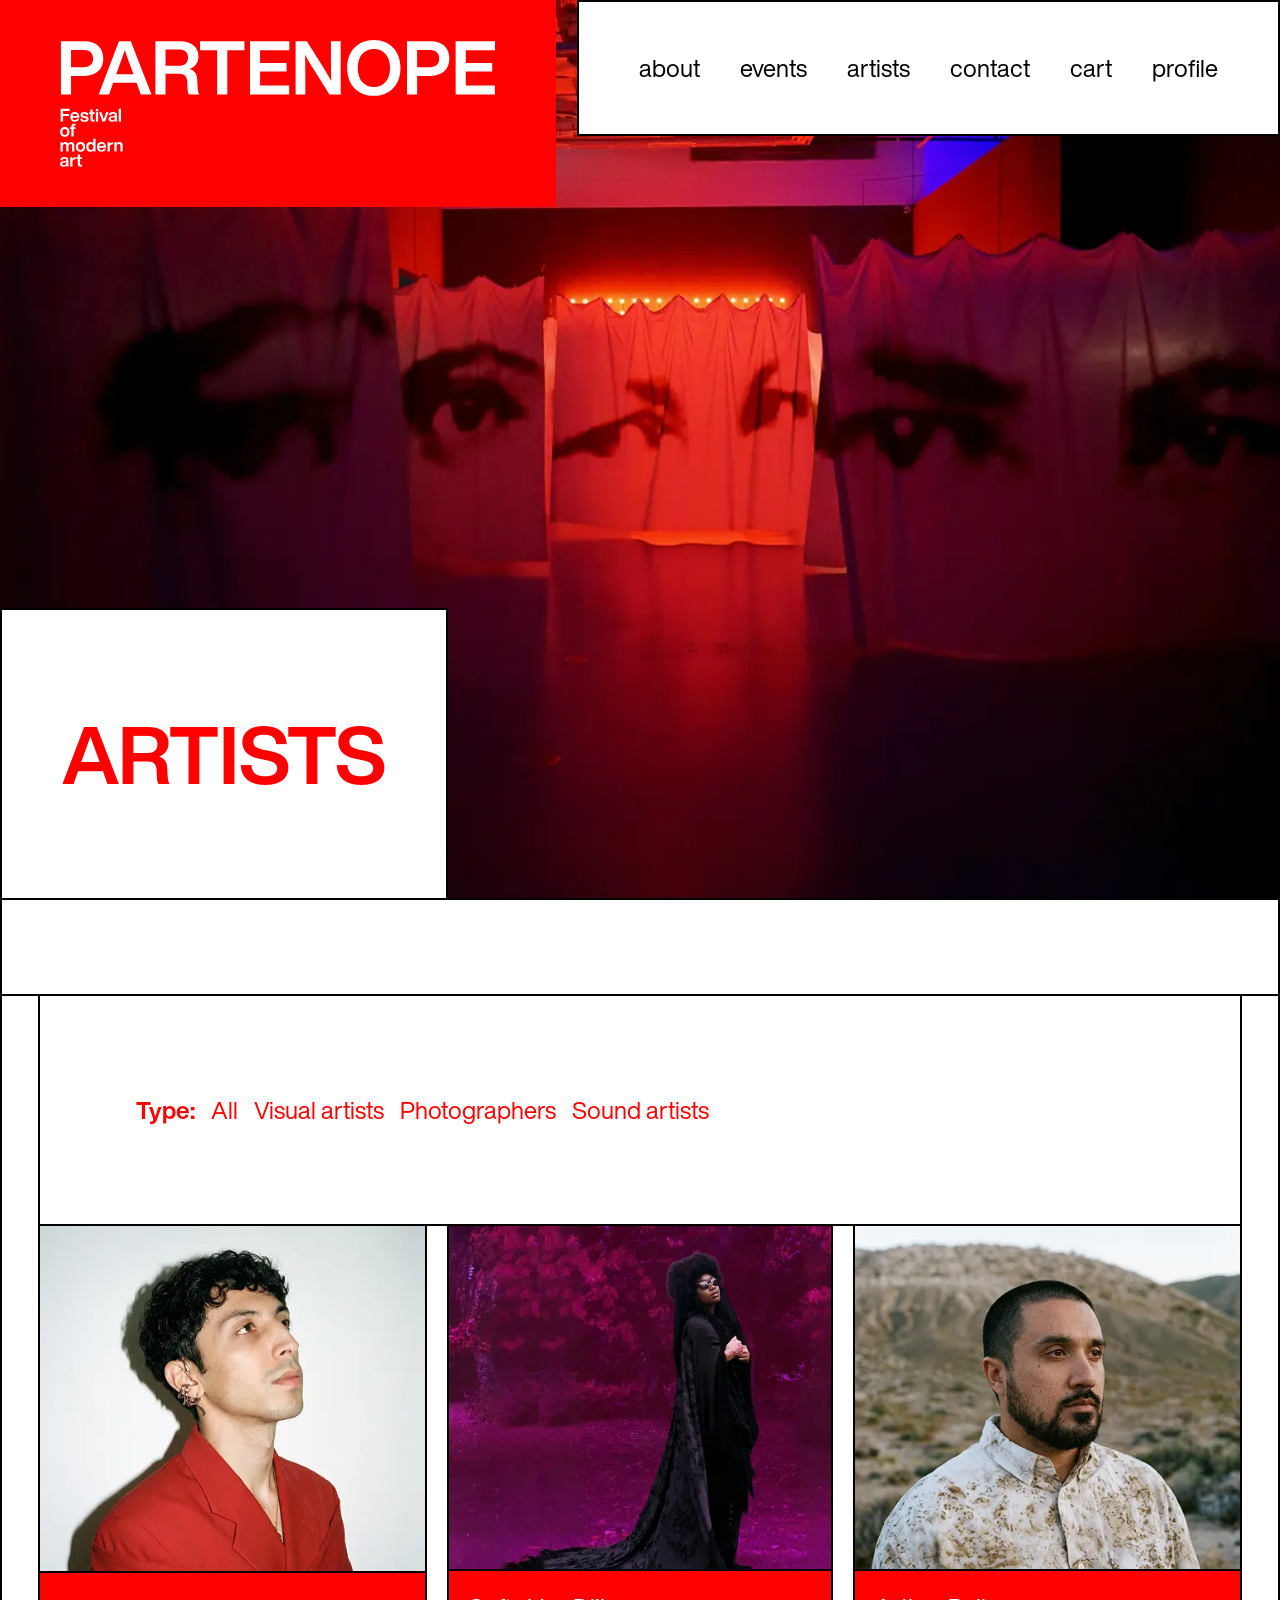
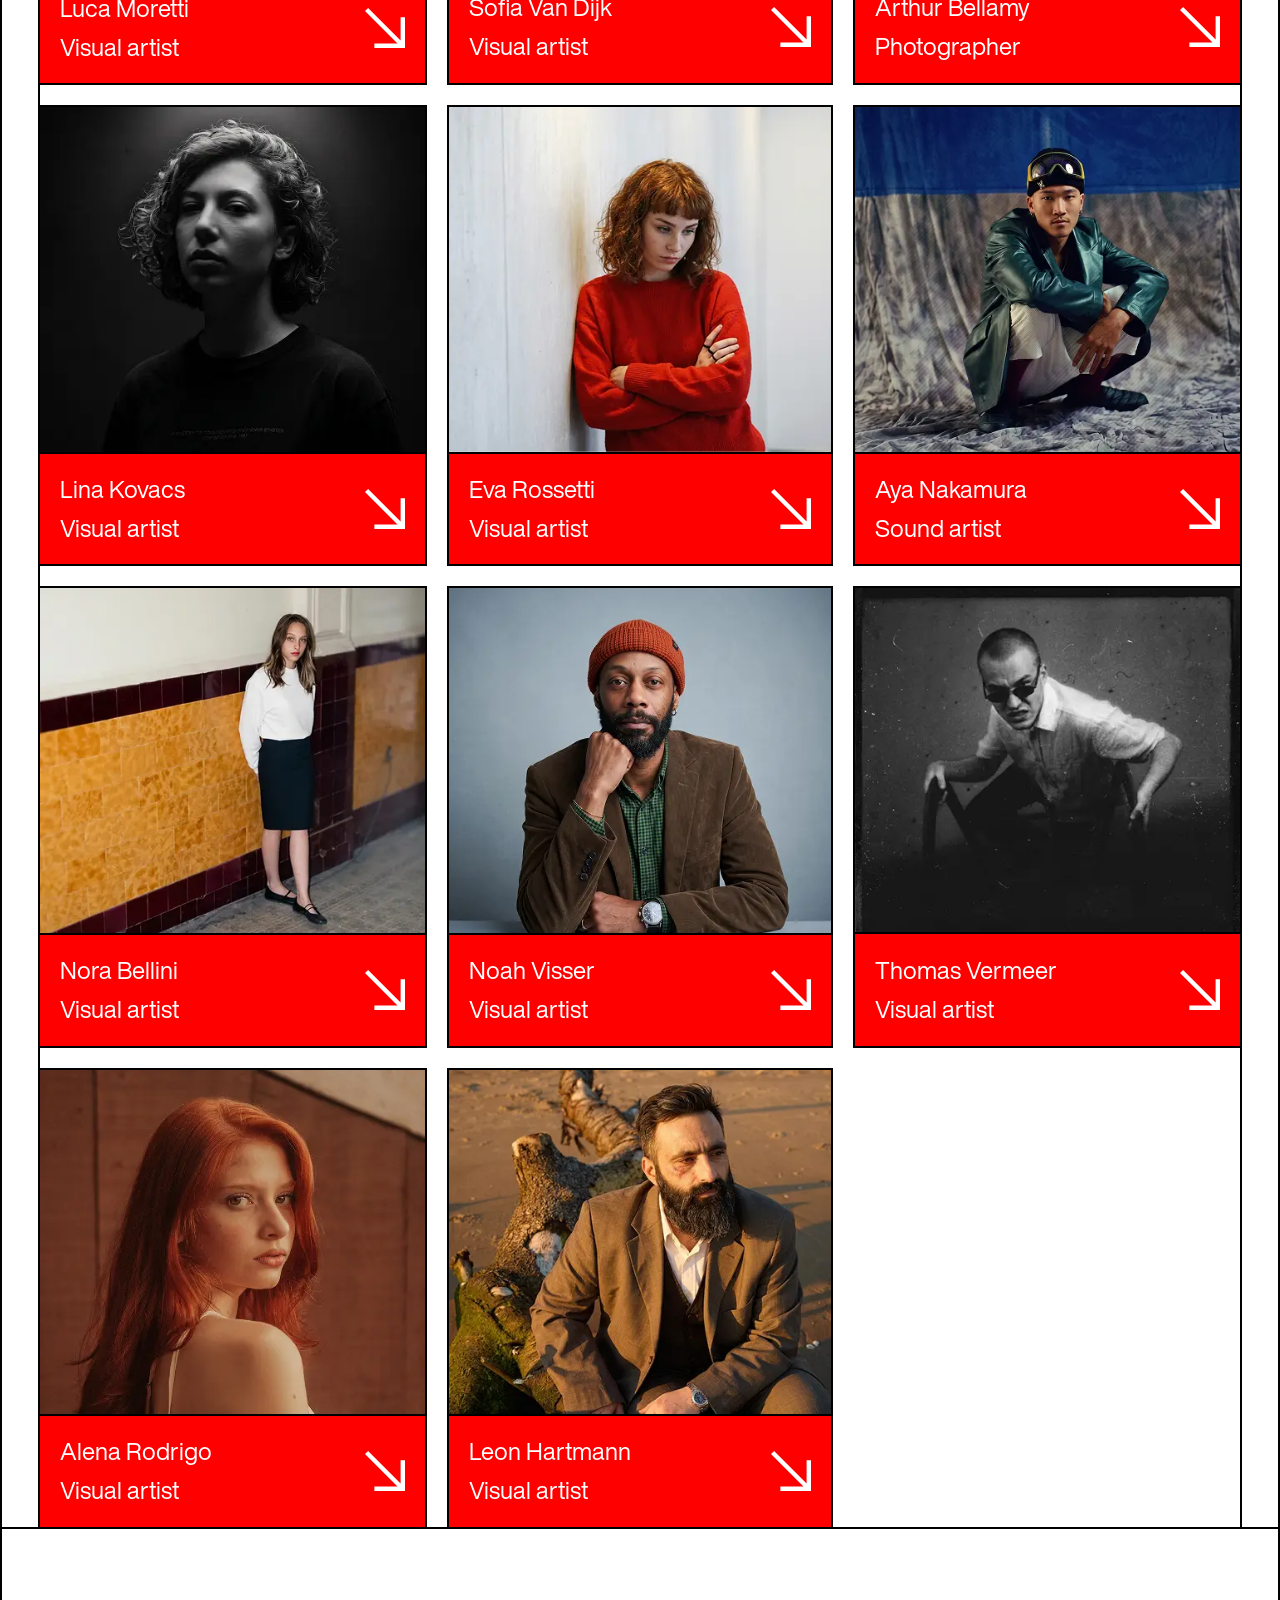
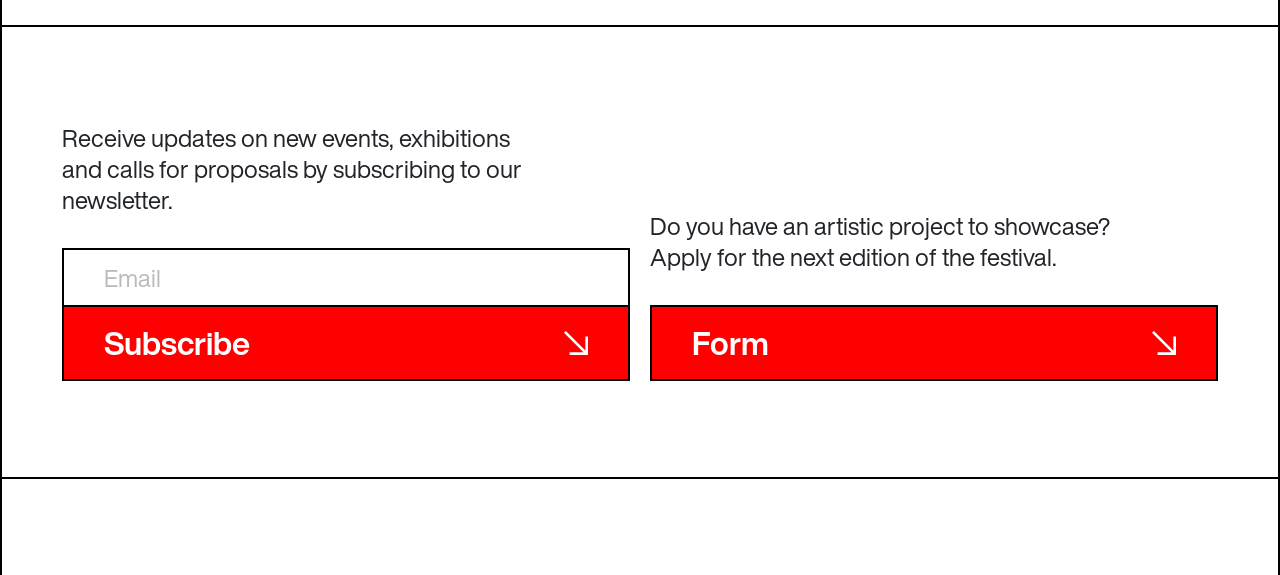
<file: artists.html>
<!DOCTYPE html>
<html lang="en">

<head>
    <meta charset="UTF-8">
    <meta name="viewport" content="width=device-width, initial-scale=1.0">

    <title>Partenope - Festival art</title>

    <link href="https://cdn.jsdelivr.net/npm/bootstrap@5.3.8/dist/css/bootstrap.min.css" rel="stylesheet"
        integrity="sha384-sRIl4kxILFvY47J16cr9ZwB07vP4J8+LH7qKQnuqkuIAvNWLzeN8tE5YBujZqJLB" crossorigin="anonymous">

    <link rel="stylesheet" href="main.css">
</head>

<body>

    <!-- HEADER -->
    <header>
        <nav class="position-absolute top-0 start-0 w-100">
            <div class="d-flex justify-content-between">

                <div class="logo d-flex align-items-center justify-content-center"
                    onclick="window.location.href='index.html'">
                    <img src="img/logo-desk.svg" alt="">
                </div>

                <div id="voci" class="bg-body">
                    <ul class="list-unstyled d-flex m-0">
                        <li><a href="about.html">about</a></li>
                        <li><a href="events.html">events</a></li>
                        <li><a href="#">artists</a></li>
                        <li><a href="contact.html">contact</a></li>
                        <li><a href="">cart</a></li>
                        <li><a href="">profile</a></li>
                    </ul>
                </div>

            </div>
        </nav>
    </header>


    <main>

        <!-- hero -->
        <section id="heroArtists">

            <div>
                <h1>ARTISTS</h1>
            </div>

        </section>

        <div class="divisore" style="border-bottom: 2px solid black;"></div>

        <!-- ARTISTS -->
        <section id="quattro" class="unoArtisti">

            <div id="contenitoreArtisti" class="d-flex position-relative">
                <div class="bordoEventsSx"></div>
                <div class="d-flex flex-column w-100">
                    <div class="contFiltri">
                        <div class="filtri d-flex">
                            <div class="d-flex">
                                <span class="titoloFiltro">Type:</span>
                                <span class="">All</span>
                                <span class="">Visual artists</span>
                                <span class="">Photographers</span>
                                <span class="">Sound artists</span>
                            </div>
                        </div>
                    </div>
                    <div class="d-flex flex-wrap" id="mainArtisti">
                        
                    </div>
                </div>
                <div class="bordoEventsDx"></div>
            </div>
        </section>

        <div class="divisore"></div>

        <section id="sei">
            <form action="" class="d-flex align-items-end justify-content-between">
                <div class="d-flex flex-column w-100">
                    <p>Receive updates on new events, exhibitions <br>
                        and calls for proposals by subscribing to our newsletter.</p>
                    <input type="email" placeholder="Email">
                    <button type="submit" class="d-flex align-items-center justify-content-between">Subscribe <img
                            src="img/arrow.svg" alt=""></button>
                </div>
                <div class="d-flex flex-column w-100">
                    <p>Do you have an artistic project to showcase? <br>
                        Apply for the next edition of the festival.</p>
                    <button type="submit" class="d-flex align-items-center justify-content-between">Form <img
                            src="img/arrow.svg" alt=""></button>
                </div>
            </form>
        </section>
        <div class="divisore"></div>


    </main>


    <footer></footer>


    <!-- js -->
    <script src="index.js"></script>

</body>

</html>
</file>
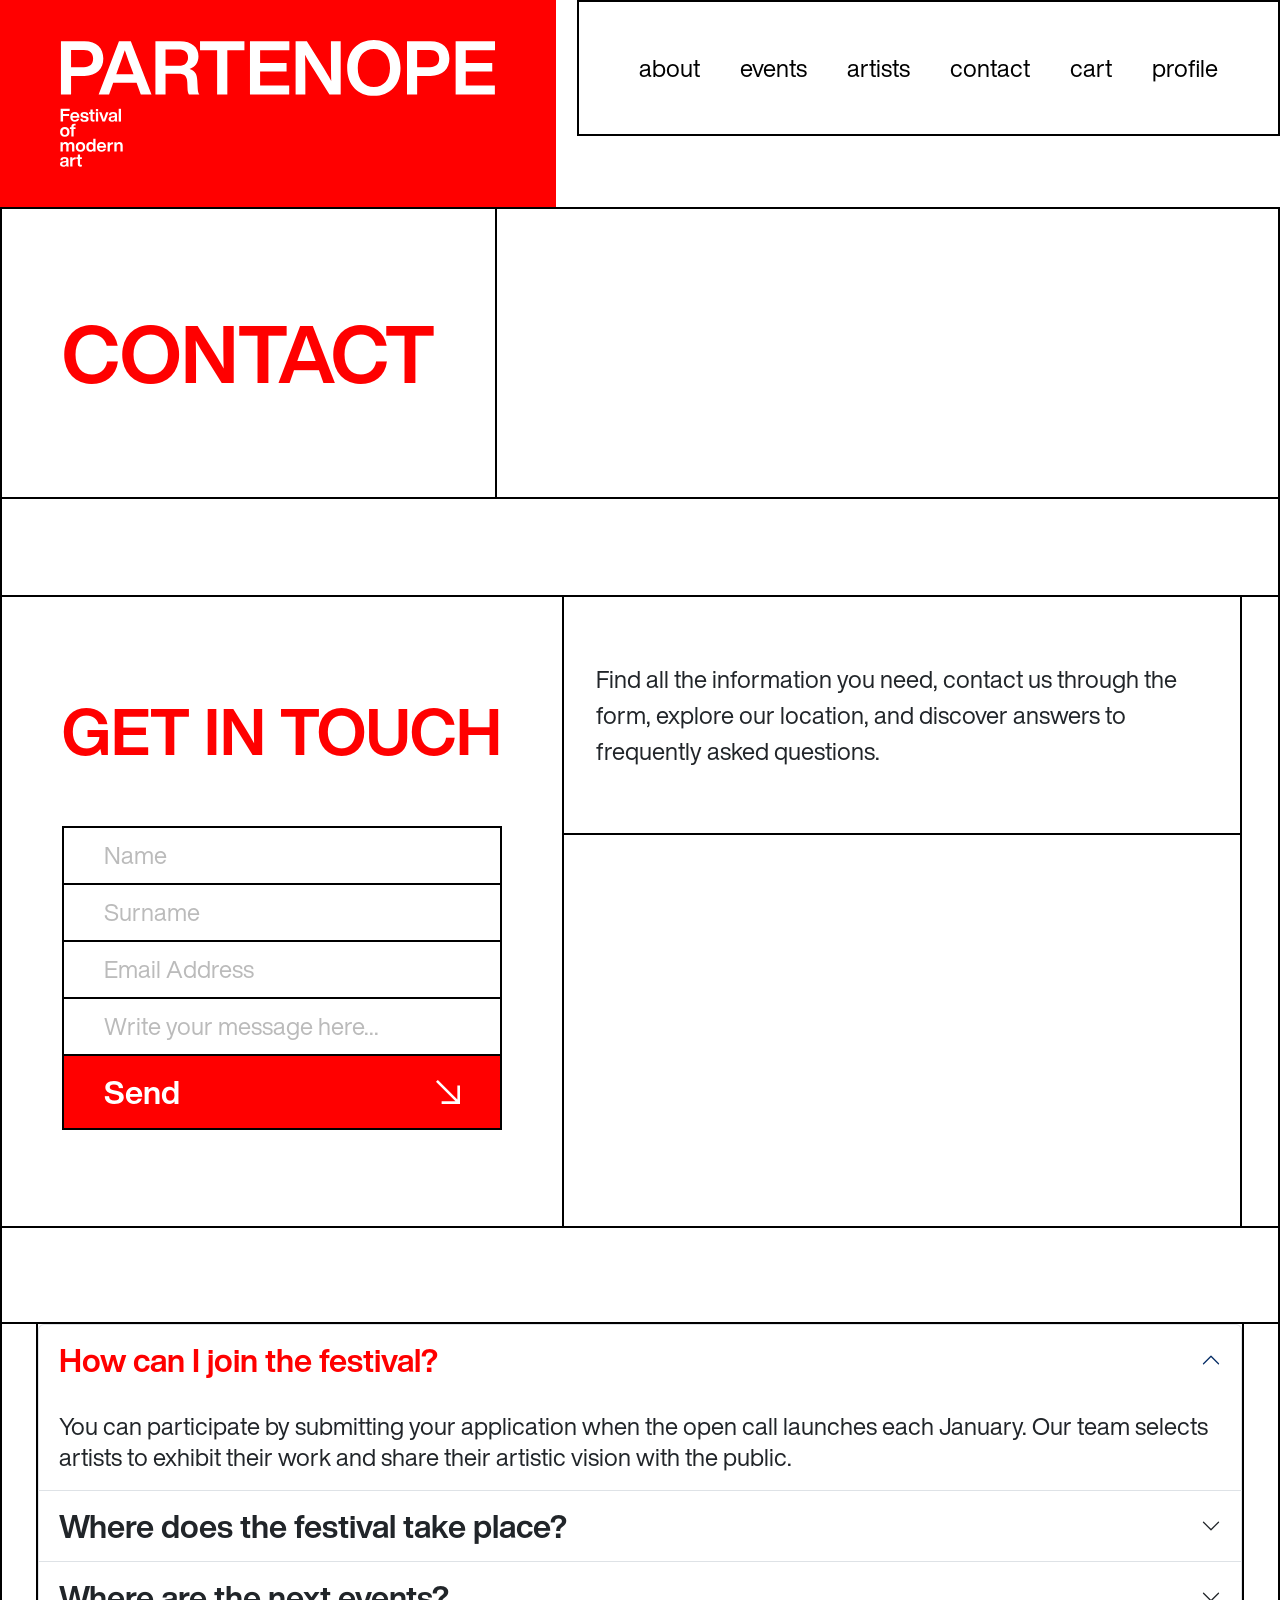
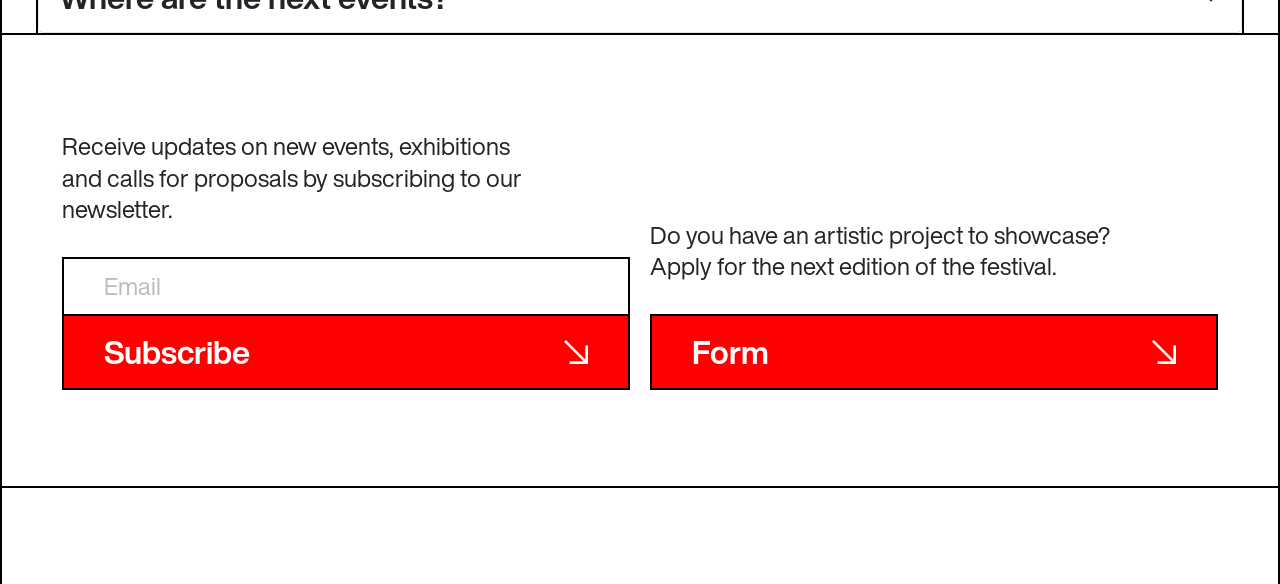
<file: contact.html>
<!DOCTYPE html>
<html lang="en">

<head>
    <meta charset="UTF-8">
    <meta name="viewport" content="width=device-width, initial-scale=1.0">

    <title>Partenope - Festival art</title>

    <link href="https://cdn.jsdelivr.net/npm/bootstrap@5.3.8/dist/css/bootstrap.min.css" rel="stylesheet"
        integrity="sha384-sRIl4kxILFvY47J16cr9ZwB07vP4J8+LH7qKQnuqkuIAvNWLzeN8tE5YBujZqJLB" crossorigin="anonymous">

    <link rel="stylesheet" href="main.css">
</head>

<body>

    <!-- HEADER -->
    <header>
        <nav>
            <div class="d-flex justify-content-between">

                <div class="logo d-flex align-items-center justify-content-center"
                    onclick="window.location.href='index.html'">
                    <img src="img/logo-desk.svg" alt="">
                </div>

                <div id="voci" class="bg-body">
                    <ul class="list-unstyled d-flex m-0">
                        <li><a href="about.html">about</a></li>
                        <li><a href="events.html">events</a></li>
                        <li><a href="artists.html">artists</a></li>
                        <li><a href="#">contact</a></li>
                        <li><a href="">cart</a></li>
                        <li><a href="">profile</a></li>
                    </ul>
                </div>

            </div>
        </nav>
    </header>


    <main>

        <!-- hero -->
        <section id="heroContact">

            <div class="d-flex">
                <div>
                    <h1>CONTACT</h1>
                </div>
                <div>

                </div>
            </div>

        </section>

        <div class="divisore"></div>

        <section>
            <div class="d-flex position-relative">
                <div id="zonaForm">
                    <div>
                        <h2>GET IN TOUCH</h2>
                        <form class="d-flex flex-column gap-0">
                            <input type="text" name="" id="" placeholder="Name">
                            <input type="text" name="" id="" placeholder="Surname">
                            <input type="email" name="" id="" placeholder="Email Address">
                            <input type="text" name="" id="" placeholder="Write your message here...">
                            <button type="submit" class="d-flex align-items-center justify-content-between">Send <img
                                    src="img/arrow.svg" alt=""></button>
                        </form>
                    </div>
                </div>

                <div id="zonaMappa" class="d-flex flex-column justify-content-center align-items-center">
                    <div>
                        <p>Find all the information you need, contact us through the form, explore our location, and
                            discover answers to frequently asked questions.</p>
                    </div>
                    <div id="mappa">
                        <iframe
                            src="https://www.google.com/maps/embed?pb=!1m18!1m12!1m3!1d361.10351545353325!2d4.897625698744594!3d52.37413928249336!2m3!1f0!2f0!3f0!3m2!1i1024!2i768!4f13.1!3m3!1m2!1s0x47c609b8ed78bfad%3A0x470dd428936937fe!2sOudekerksplein%2C%201012%20HA%20Amsterdam%2C%20Paesi%20Bassi!5e0!3m2!1sit!2sit!4v1791121672703!5m2!1sit!2sit"
                            width="600" height="450" style="border:0;" allowfullscreen="" loading="lazy"
                            referrerpolicy="strict-origin-when-cross-origin"></iframe>
                    </div>
                </div>

                <div class="bordoDestraMappa"></div>
            </div>
        </section>

        <div class="divisore" style="border-top: 2px solid black;"></div>

        <section id="faq">
            <div class="d-flex" id="contFaq">
                <div class="accordion d-flex" id="accordionExample">
                    <div class="bordo"></div>
                    <div class="d-flex flex-column w-100">
                        <div class="accordion-item">
                            <h2 class="accordion-header">
                                <button class="accordion-button" type="button" data-bs-toggle="collapse"
                                    data-bs-target="#collapseOne" aria-expanded="true" aria-controls="collapseOne">
                                    How can I join the festival?
                                </button>
                            </h2>
                            <div id="collapseOne" class="accordion-collapse collapse show"
                                data-bs-parent="#accordionExample">
                                <div class="accordion-body">
                                    You can participate by submitting your application when the open call launches each
                                    January. Our team selects artists to exhibit their work and share their artistic
                                    vision with the public.
                                </div>
                            </div>
                        </div>
                        <div class="accordion-item">
                            <h2 class="accordion-header">
                                <button class="accordion-button collapsed" type="button" data-bs-toggle="collapse"
                                    data-bs-target="#collapseTwo" aria-expanded="false" aria-controls="collapseTwo">
                                    Where does the festival take place?
                                </button>
                            </h2>
                            <div id="collapseTwo" class="accordion-collapse collapse"
                                data-bs-parent="#accordionExample">
                                <div class="accordion-body">
                                    The festival takes place in Amsterdam, at the historic Oude Kerk, located at Oude
                                    Kerksplein, one of the city’s most iconic cultural landmarks, surrounded by a
                                    vibrant atmosphere.
                                </div>
                            </div>
                        </div>
                        <div class="accordion-item">
                            <h2 class="accordion-header">
                                <button class="accordion-button collapsed" type="button" data-bs-toggle="collapse"
                                    data-bs-target="#collapseThree" aria-expanded="false" aria-controls="collapseThree">
                                    Where are the next events?
                                </button>
                            </h2>
                            <div id="collapseThree" class="accordion-collapse collapse"
                                data-bs-parent="#accordionExample">
                                <div class="accordion-body">
                                    The events will always take place near Amsterdam’s historic Oude Kerk, located on
                                    Oude Kerksplein, in the heart of the city center, surrounded by its lively cultural
                                    atmosphere.
                                </div>
                            </div>
                        </div>
                    </div>
                    <div class="bordo"></div>
                </div>
            </div>
        </section>

        <section id="sei">
            <form action="" class="d-flex align-items-end justify-content-between">
                <div class="d-flex flex-column w-100">
                    <p>Receive updates on new events, exhibitions <br>
                        and calls for proposals by subscribing to our newsletter.</p>
                    <input type="email" placeholder="Email">
                    <button type="submit" class="d-flex align-items-center justify-content-between">Subscribe <img
                            src="img/arrow.svg" alt=""></button>
                </div>
                <div class="d-flex flex-column w-100">
                    <p>Do you have an artistic project to showcase? <br>
                        Apply for the next edition of the festival.</p>
                    <button type="submit" class="d-flex align-items-center justify-content-between">Form <img
                            src="img/arrow.svg" alt=""></button>
                </div>
            </form>
        </section>
        <div class="divisore"></div>


    </main>


    <footer></footer>


    <!-- js -->
    <script src="index.js"></script>
    <script src="https://cdn.jsdelivr.net/npm/bootstrap@5.3.8/dist/js/bootstrap.bundle.min.js"
        integrity="sha384-FKyoEForCGlyvwx9Hj09JcYn3nv7wiPVlz7YYwJrWVcXK/BmnVDxM+D2scQbITxI"
        crossorigin="anonymous"></script>

</body>

</html>
</file>
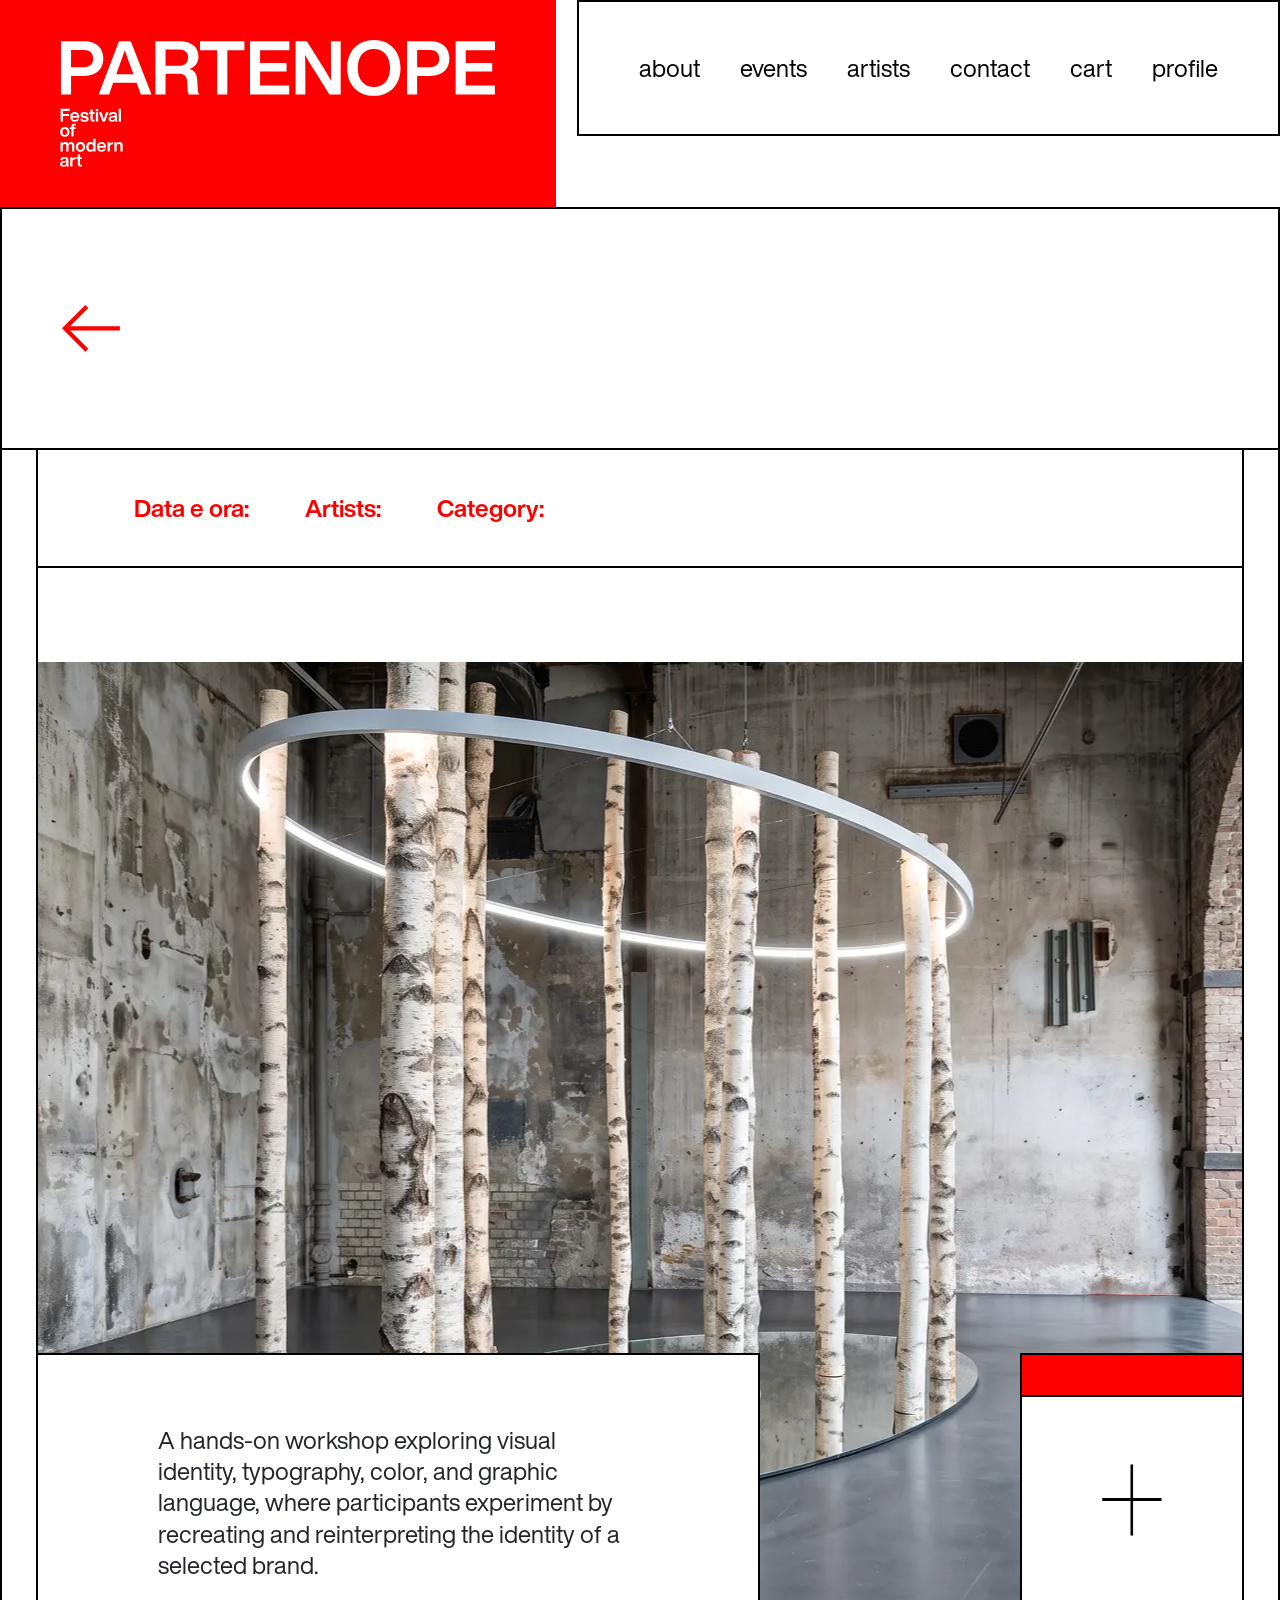
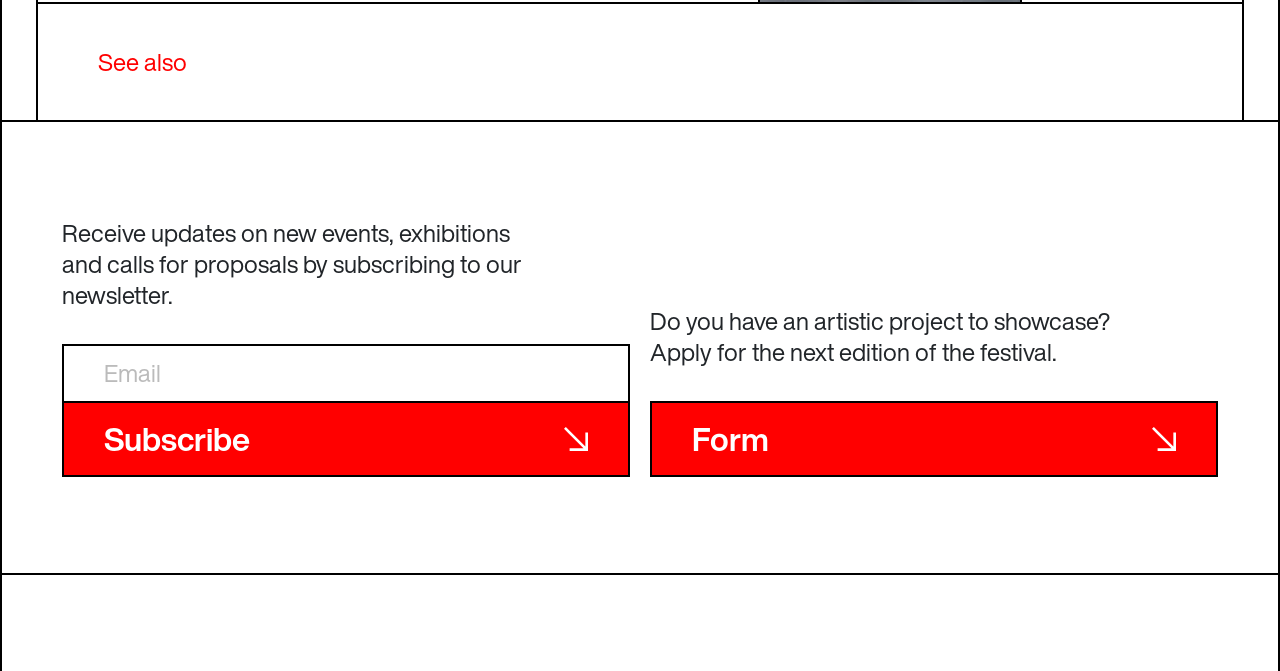
<file: event.html>
<!DOCTYPE html>
<html lang="en">

<head>
    <meta charset="UTF-8">
    <meta name="viewport" content="width=device-width, initial-scale=1.0">

    <title>Partenope - Festival art</title>

    <link href="https://cdn.jsdelivr.net/npm/bootstrap@5.3.8/dist/css/bootstrap.min.css" rel="stylesheet"
        integrity="sha384-sRIl4kxILFvY47J16cr9ZwB07vP4J8+LH7qKQnuqkuIAvNWLzeN8tE5YBujZqJLB" crossorigin="anonymous">

    <link rel="stylesheet" href="main.css">
</head>

<body>

    <!-- HEADER -->
    <header>
        <nav>
            <div class="d-flex justify-content-between">

                <div class="logo d-flex align-items-center justify-content-center"
                    onclick="window.location.href='index.html'">
                    <img src="img/logo-desk.svg" alt="">
                </div>

                <div id="voci" class="bg-body">
                    <ul class="list-unstyled d-flex m-0">
                        <li><a href="about.html">about</a></li>
                        <li><a href="events.html">events</a></li>
                        <li><a href="#">artists</a></li>
                        <li><a href="contact.html">contact</a></li>
                        <li><a href="">cart</a></li>
                        <li><a href="">profile</a></li>
                    </ul>
                </div>

            </div>
        </nav>
    </header>


    <main>

        <!-- hero -->
        <section id="heroSchedaEvento">
            <div class="d-flex align-items-center gap-3">
                <div><img src="img/back_arrow.svg" alt=""></div>
                <div>
                    <h1 id="eventTitle"></h1>
                </div>
            </div>
        </section>

        <section id="schedaEvento">

            <div class="d-flex">
                <div class="bordoSinistraScheda"></div>
                <div class="d-flex flex-column w-100">
                    <div class="contFiltri">
                        <div class="filtri d-flex">
                            <div class="d-flex">
                                <span class="titoloFiltro">Data e ora:</span>
                                <span id="eventDateTime"></span>
                            </div>
                            <div class="d-flex">
                                <span class="titoloFiltro">Artists:</span>
                                <span id="artista"></span>
                            </div>
                            <div class="d-flex">
                                <span class="titoloFiltro">Category:</span>
                                <span id="cat"></span>
                            </div>
                        </div>
                    </div>
                    <div class="divisore bordoSopra"></div>
                    <div class="sfondoEvento position-relative">
                        <div>
                            <p>A hands-on workshop exploring visual identity, typography, color, and graphic language,
                                where participants experiment by recreating and reinterpreting the identity of a
                                selected brand.</p>
                        </div>
                        <div class="plusTicket d-flex flex-column">
                            <div class="d-flex justify-content-center align-items-center">
                                <p id="prezzo"></p>
                            </div>

                            <div class="d-flex align-items-center justify-content-center bg-body">
                                <img src="img/plus.svg" alt="" width="72px" height="72px">
                            </div>
                        </div>
                    </div>
                    <div class="seeAlso">
                        <p>See also</p>
                    </div>
                    <div id="seeAlsoTickets">
                        <!--  -->
                    </div>
                </div>
                <div class="bordoDestraScheda"></div>
            </div>

        </section>

        <section id="sei">
            <form action="" class="d-flex align-items-end justify-content-between">
                <div class="d-flex flex-column w-100">
                    <p>Receive updates on new events, exhibitions <br>
                        and calls for proposals by subscribing to our newsletter.</p>
                    <input type="email" placeholder="Email">
                    <button type="submit" class="d-flex align-items-center justify-content-between">Subscribe <img
                            src="img/arrow.svg" alt=""></button>
                </div>
                <div class="d-flex flex-column w-100">
                    <p>Do you have an artistic project to showcase? <br>
                        Apply for the next edition of the festival.</p>
                    <button type="submit" class="d-flex align-items-center justify-content-between">Form <img
                            src="img/arrow.svg" alt=""></button>
                </div>
            </form>
        </section>
        <div class="divisore"></div>


    </main>


    <footer></footer>


    <!-- js -->
    <script src="index.js"></script>
    <script src="event.js"></script>
    <script src="https://cdn.jsdelivr.net/npm/bootstrap@5.3.8/dist/js/bootstrap.bundle.min.js"
        integrity="sha384-FKyoEForCGlyvwx9Hj09JcYn3nv7wiPVlz7YYwJrWVcXK/BmnVDxM+D2scQbITxI"
        crossorigin="anonymous"></script>

</body>

</html>
</file>
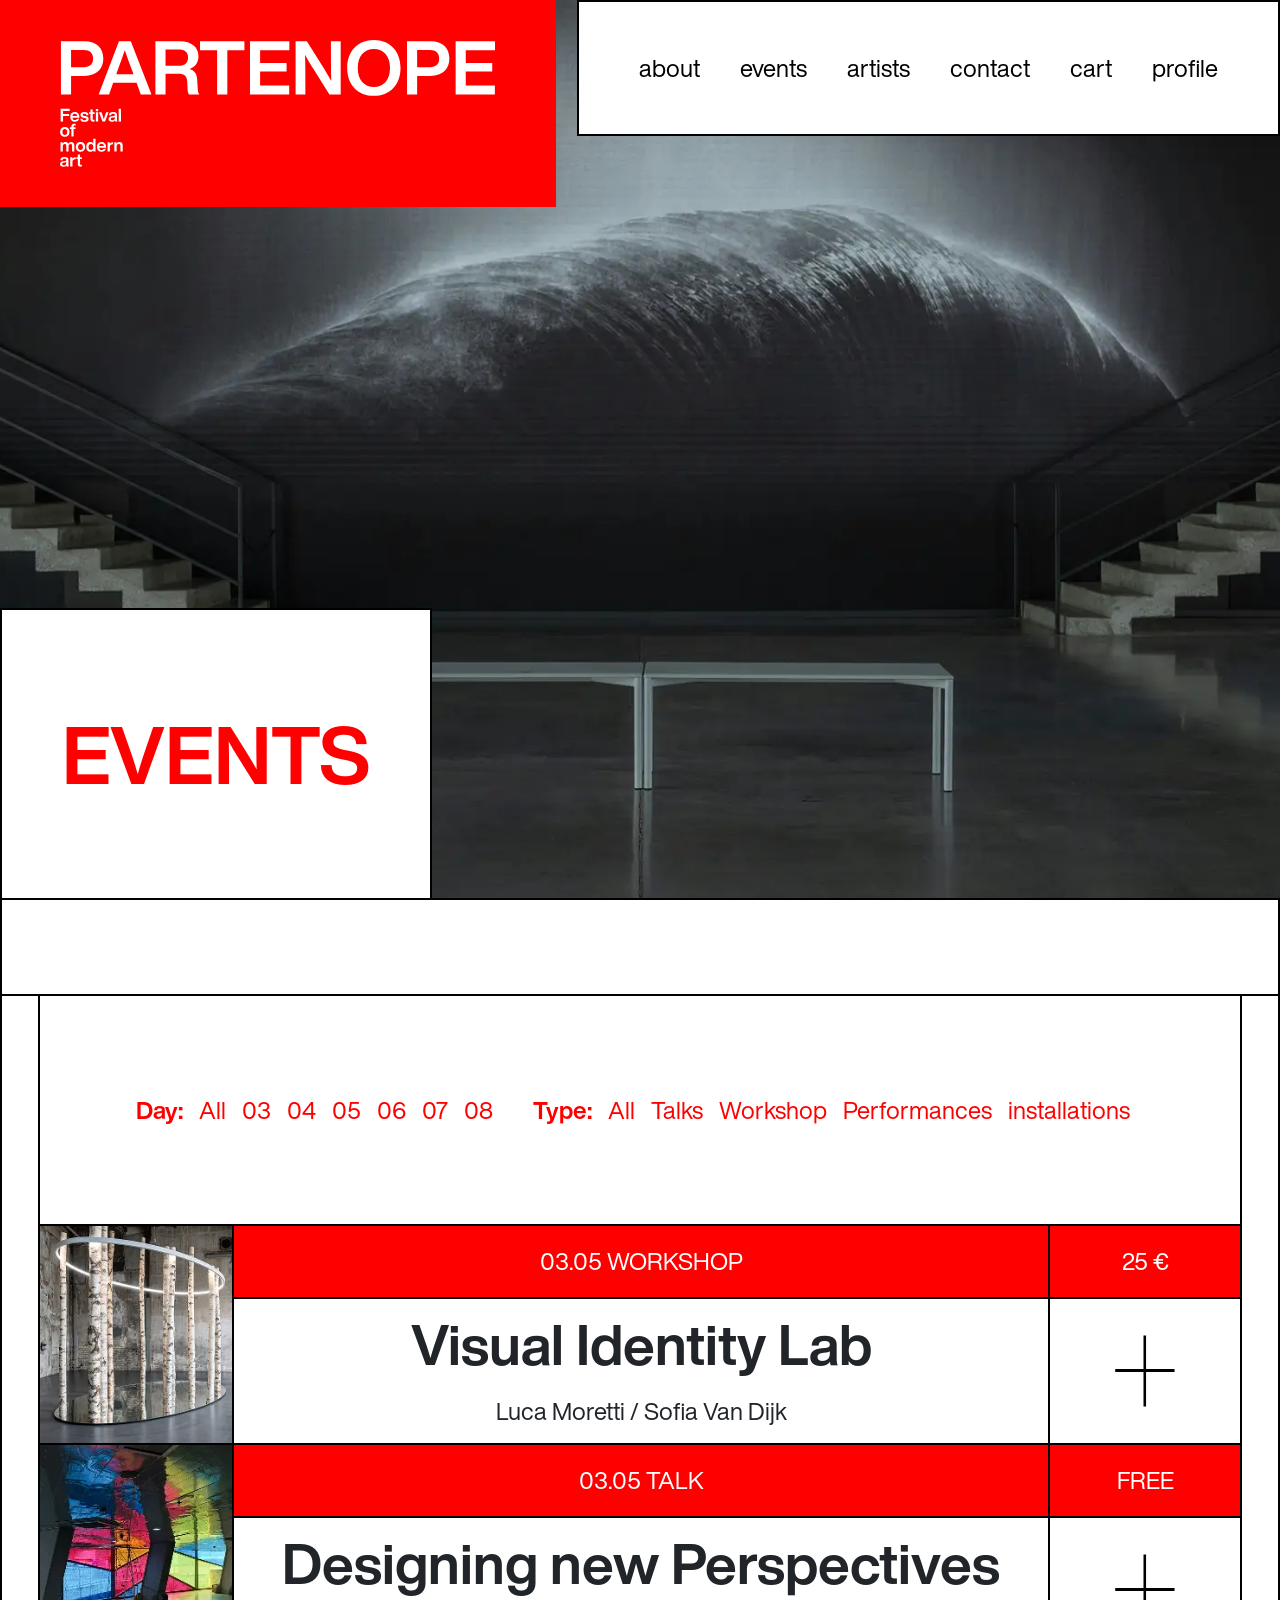
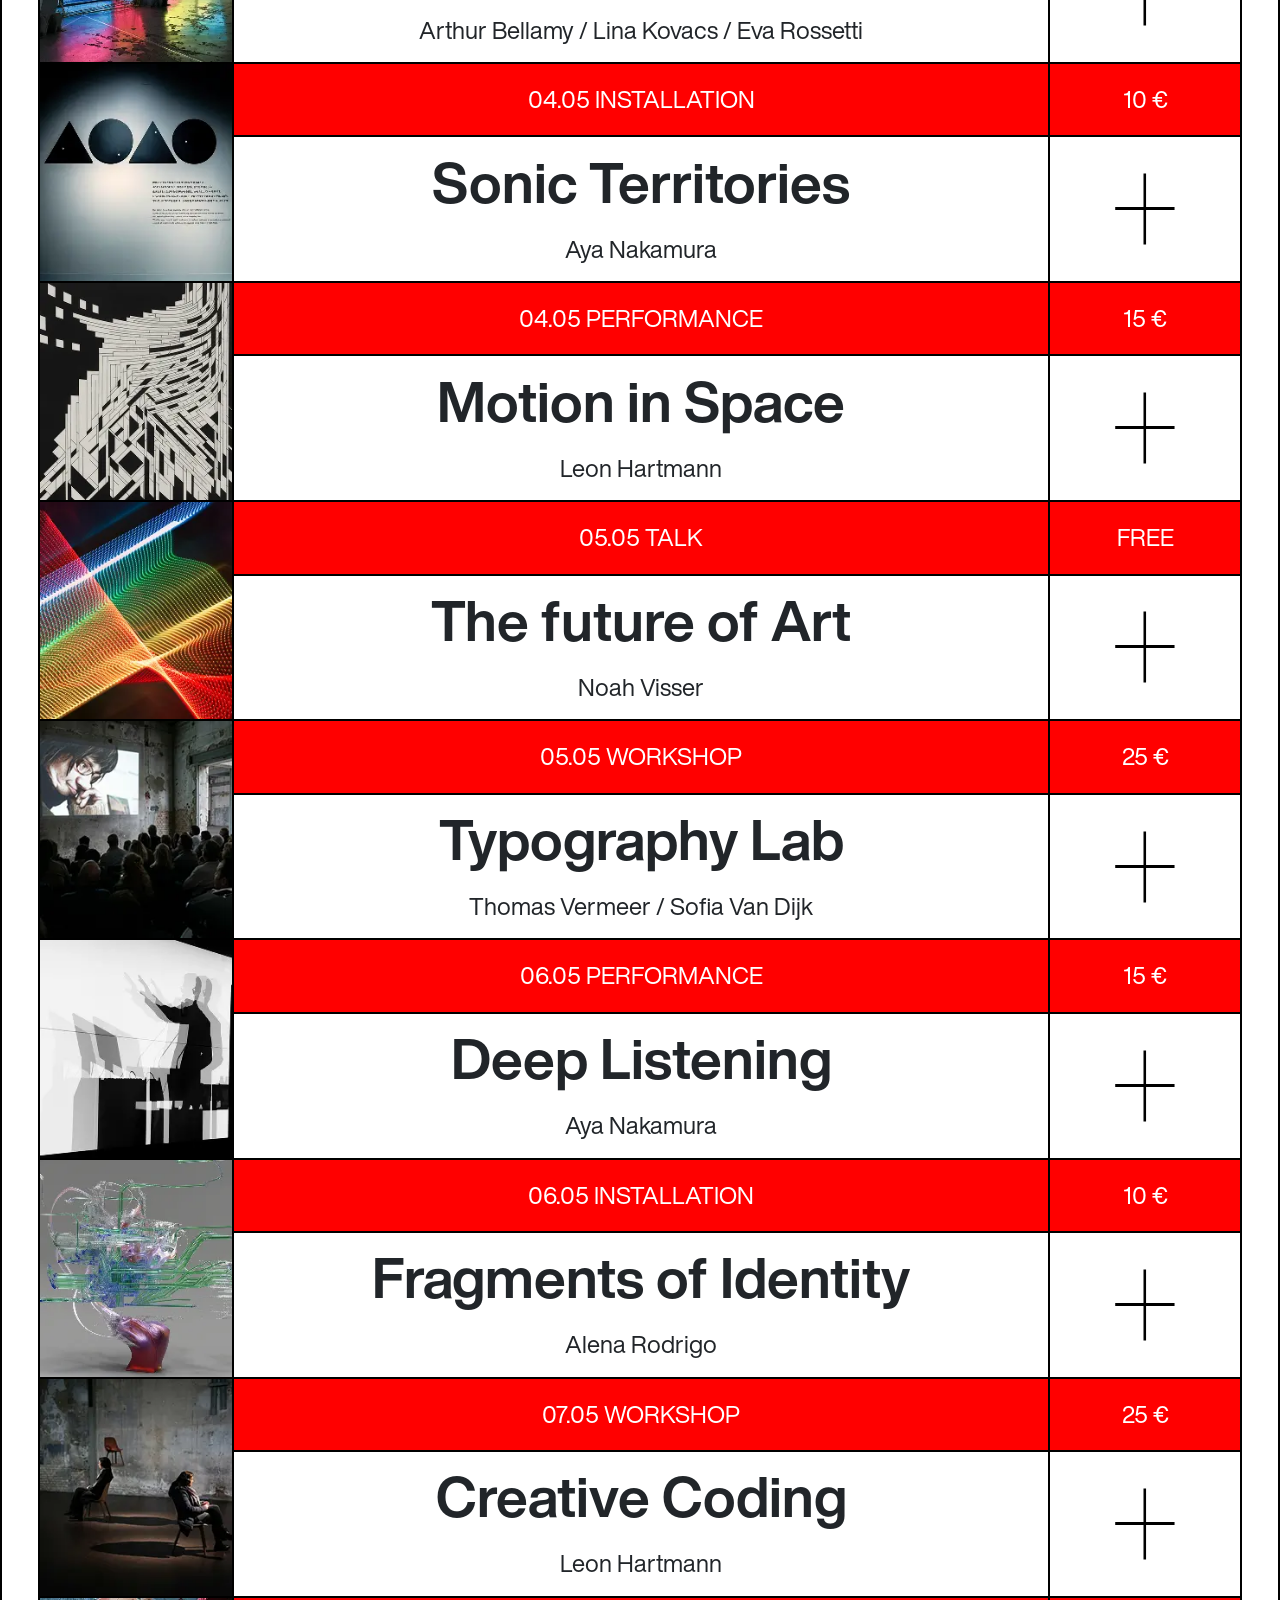
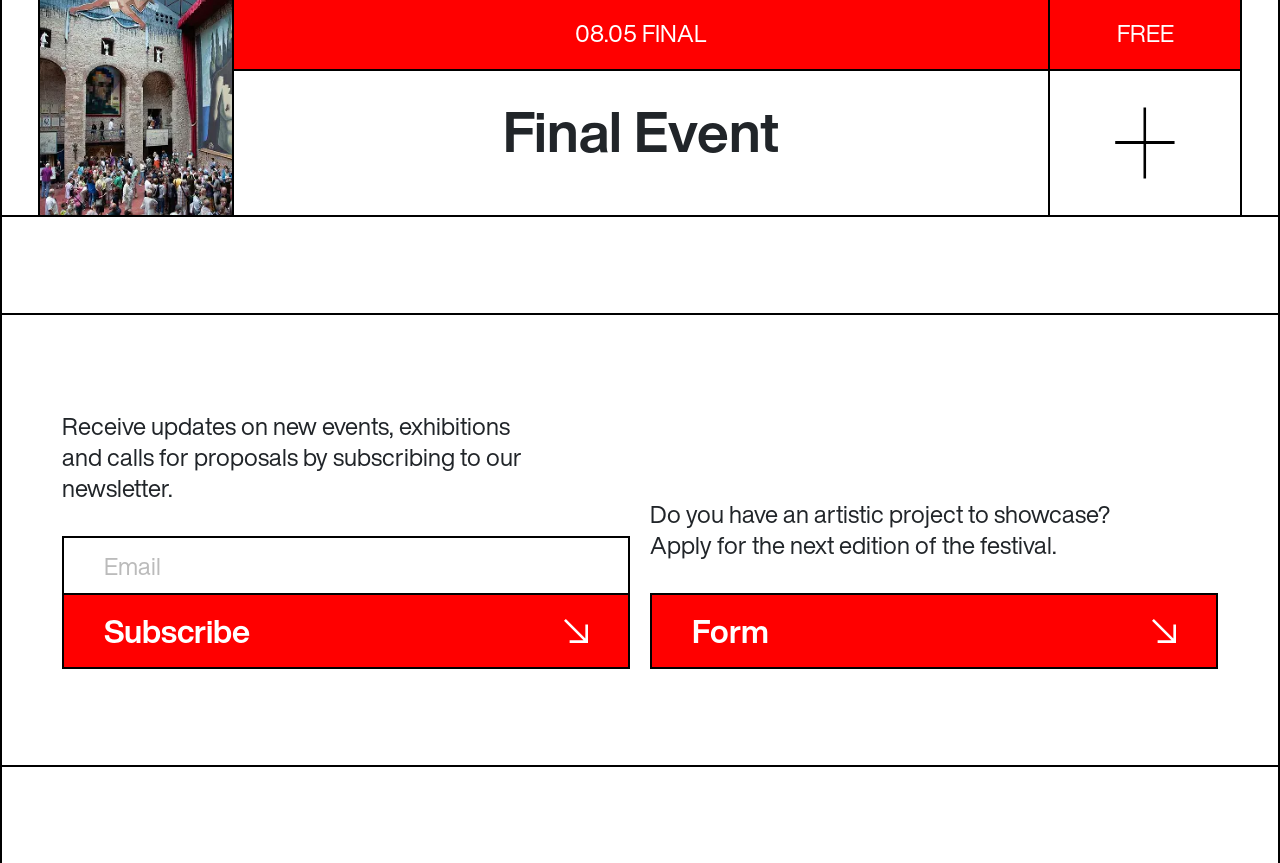
<file: events.html>
<!DOCTYPE html>
<html lang="en">

<head>
    <meta charset="UTF-8">
    <meta name="viewport" content="width=device-width, initial-scale=1.0">

    <title>Partenope - Festival art</title>

    <link href="https://cdn.jsdelivr.net/npm/bootstrap@5.3.8/dist/css/bootstrap.min.css" rel="stylesheet"
        integrity="sha384-sRIl4kxILFvY47J16cr9ZwB07vP4J8+LH7qKQnuqkuIAvNWLzeN8tE5YBujZqJLB" crossorigin="anonymous">

    <link rel="stylesheet" href="main.css">
</head>

<body>

    <!-- HEADER -->
    <header>
        <nav class="position-absolute top-0 start-0 w-100">
            <div class="d-flex justify-content-between">

                <div class="logo d-flex align-items-center justify-content-center"
                    onclick="window.location.href='index.html'">
                    <img src="img/logo-desk.svg" alt="">
                </div>

                <div id="voci" class="bg-body">
                    <ul class="list-unstyled d-flex m-0">
                        <li><a href="about.html">about</a></li>
                        <li><a href="#">events</a></li>
                        <li><a href="artists.html">artists</a></li>
                        <li><a href="contact.html">contact</a></li>
                        <li><a href="">cart</a></li>
                        <li><a href="">profile</a></li>
                    </ul>
                </div>

            </div>
        </nav>
    </header>


    <main>

        <!-- hero -->
        <section id="heroEvents">

            <div>
                <h1>EVENTS</h1>
            </div>

        </section>

        <div class="divisore" style="border-bottom: 2px solid black;"></div>

        <!-- EVENTS -->
        <section id="quattro">

            <div id="contenitoreEvents" class="d-flex position-relative">
                <div class="bordoEventsSx"></div>
                <div class="d-flex flex-column w-100">
                    <div class="contFiltri">
                        <div class="filtri d-flex">
                            <div class="d-flex">
                                <span class="titoloFiltro">Day:</span>
                                <span class="">All</span>
                                <span class="">03</span>
                                <span class="">04</span>
                                <span class="">05</span>
                                <span class="">06</span>
                                <span class="">07</span>
                                <span class="">08</span>
                            </div>
                            <div class="d-flex">
                                <span class="titoloFiltro">Type:</span>
                                <span class="">All</span>
                                <span class="">Talks</span>
                                <span class="">Workshop</span>
                                <span class="">Performances</span>
                                <span class="">installations</span>
                            </div>
                        </div>
                    </div>
                    <div class="d-flex flex-column" id="appendTickets">
                    </div>
                </div>
                <div class="bordoEventsDx"></div>
            </div>
        </section>

        <div class="divisore"></div>

        <section id="sei">
            <form action="" class="d-flex align-items-end justify-content-between">
                <div class="d-flex flex-column w-100">
                    <p>Receive updates on new events, exhibitions <br>
                        and calls for proposals by subscribing to our newsletter.</p>
                    <input type="email" placeholder="Email">
                    <button type="submit" class="d-flex align-items-center justify-content-between">Subscribe <img
                            src="img/arrow.svg" alt=""></button>
                </div>
                <div class="d-flex flex-column w-100">
                    <p>Do you have an artistic project to showcase? <br>
                        Apply for the next edition of the festival.</p>
                    <button type="submit" class="d-flex align-items-center justify-content-between">Form <img
                            src="img/arrow.svg" alt=""></button>
                </div>
            </form>
        </section>
        <div class="divisore"></div>


    </main>


    <footer></footer>


    <!-- js -->
    <script src="index.js"></script>

</body>

</html>
</file>
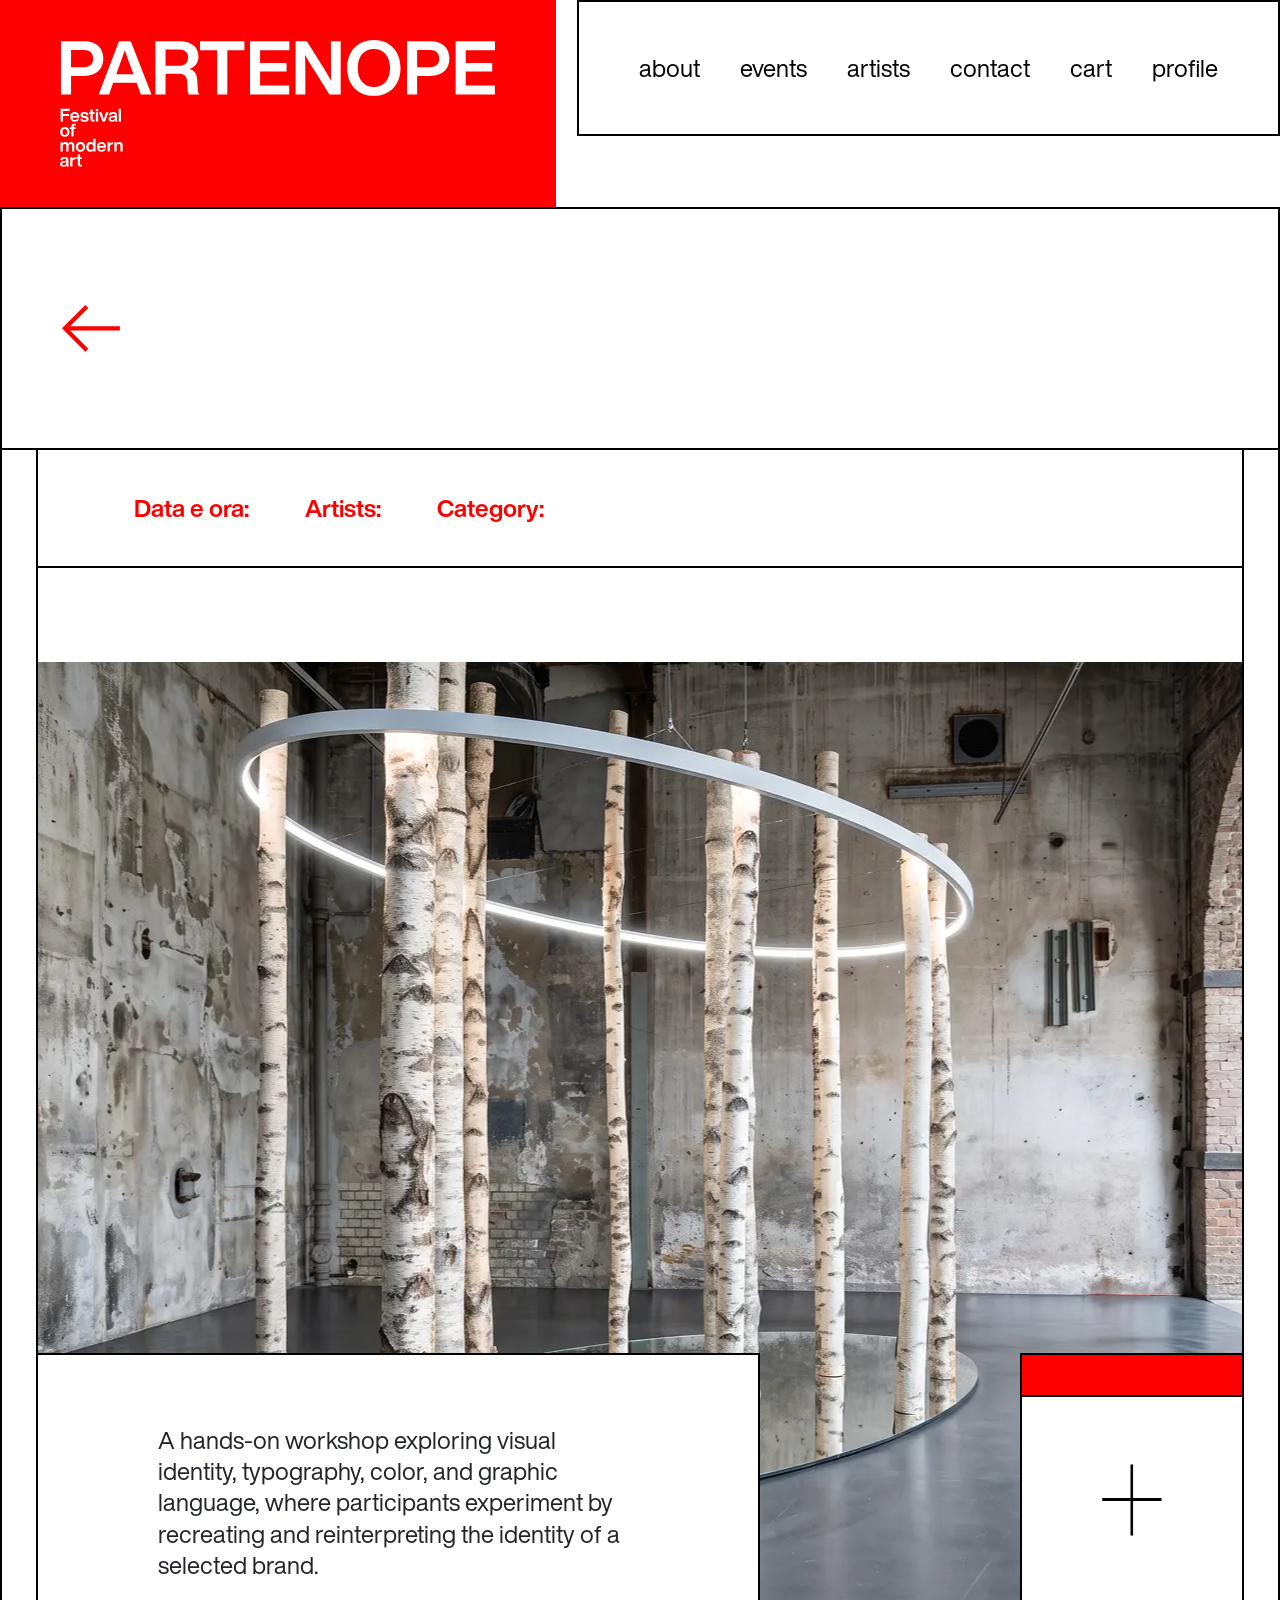
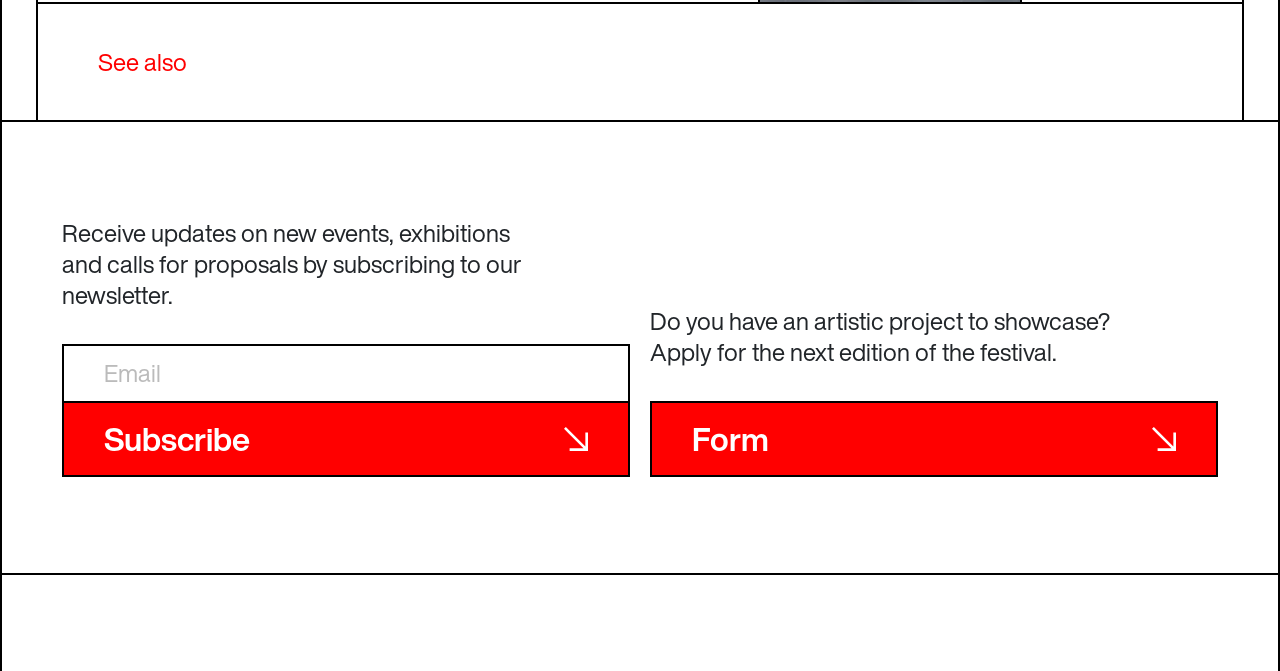
<file: schedaevent.html>
<!DOCTYPE html>
<html lang="en">

<head>
    <meta charset="UTF-8">
    <meta name="viewport" content="width=device-width, initial-scale=1.0">

    <title>Partenope - Festival art</title>

    <link href="https://cdn.jsdelivr.net/npm/bootstrap@5.3.8/dist/css/bootstrap.min.css" rel="stylesheet"
        integrity="sha384-sRIl4kxILFvY47J16cr9ZwB07vP4J8+LH7qKQnuqkuIAvNWLzeN8tE5YBujZqJLB" crossorigin="anonymous">

    <link rel="stylesheet" href="main.css">
</head>

<body>

    <!-- HEADER -->
    <header>
        <nav>
            <div class="d-flex justify-content-between">

                <div class="logo d-flex align-items-center justify-content-center"
                    onclick="window.location.href='index.html'">
                    <img src="img/logo-desk.svg" alt="">
                </div>

                <div id="voci" class="bg-body">
                    <ul class="list-unstyled d-flex m-0">
                        <li><a href="about.html">about</a></li>
                        <li><a href="events.html">events</a></li>
                        <li><a href="#">artists</a></li>
                        <li><a href="contact.html">contact</a></li>
                        <li><a href="">cart</a></li>
                        <li><a href="">profile</a></li>
                    </ul>
                </div>

            </div>
        </nav>
    </header>


    <main>

        <!-- hero -->
        <section id="heroSchedaEvento">
            <div class="d-flex align-items-center gap-3">
                <div><img src="img/back_arrow.svg" alt="Back" onclick="history.back()" style="cursor: pointer;"></div>
                <div>
                    <h1 id="eventTitle"></h1>
                </div>
            </div>
        </section>

        <section id="schedaEvento">

            <div class="d-flex">
                <div class="bordoSinistraScheda"></div>
                <div class="d-flex flex-column w-100">
                    <div class="contFiltri">
                        <div class="filtri d-flex">
                            <div class="d-flex">
                                <span class="titoloFiltro">Data e ora:</span>
                                <span id="eventDateTime"></span>
                            </div>
                            <div class="d-flex">
                                <span class="titoloFiltro">Artists:</span>
                                <span id="artista"></span>
                            </div>
                            <div class="d-flex">
                                <span class="titoloFiltro">Category:</span>
                                <span id="cat"></span>
                            </div>
                        </div>
                    </div>
                    <div class="divisore bordoSopra"></div>
                    <div class="sfondoEvento position-relative">
                        <div>
                            <p>A hands-on workshop exploring visual identity, typography, color, and graphic language,
                                where participants experiment by recreating and reinterpreting the identity of a
                                selected brand.</p>
                        </div>
                        <div class="plusTicket d-flex flex-column">
                            <div class="d-flex justify-content-center align-items-center">
                                <p id="prezzo"></p>
                            </div>

                            <div class="d-flex align-items-center justify-content-center bg-body">
                                <img src="img/plus.svg" alt="" width="72px" height="72px">
                            </div>
                        </div>
                    </div>
                    <div class="seeAlso">
                        <p>See also</p>
                    </div>
                    <div id="seeAlsoTickets">
                        <!--  -->
                    </div>
                </div>
                <div class="bordoDestraScheda"></div>
            </div>

        </section>

        <section id="sei">
            <form action="" class="d-flex align-items-end justify-content-between">
                <div class="d-flex flex-column w-100">
                    <p>Receive updates on new events, exhibitions <br>
                        and calls for proposals by subscribing to our newsletter.</p>
                    <input type="email" placeholder="Email">
                    <button type="submit" class="d-flex align-items-center justify-content-between">Subscribe <img
                            src="img/arrow.svg" alt=""></button>
                </div>
                <div class="d-flex flex-column w-100">
                    <p>Do you have an artistic project to showcase? <br>
                        Apply for the next edition of the festival.</p>
                    <button type="submit" class="d-flex align-items-center justify-content-between">Form <img
                            src="img/arrow.svg" alt=""></button>
                </div>
            </form>
        </section>
        <div class="divisore"></div>


    </main>


    <footer></footer>


    <!-- js -->
    <script src="index.js"></script>
    <script src="event.js"></script>
    <script src="https://cdn.jsdelivr.net/npm/bootstrap@5.3.8/dist/js/bootstrap.bundle.min.js"
        integrity="sha384-FKyoEForCGlyvwx9Hj09JcYn3nv7wiPVlz7YYwJrWVcXK/BmnVDxM+D2scQbITxI"
        crossorigin="anonymous"></script>

</body>

</html>
</file>
<file: main.css>
/* variabili */

:root {
    --rosso: #FF0000;
    --nero: #000000;
    --bianco: #FFFFFF;
}


/* fonts */

@font-face {
    font-family: "Helvetica Now Display";
    src: url("./fonts/HelveticaNowDisplay-Regular.otf") format("opentype");
    font-weight: 400;
    font-style: normal;
}

@font-face {
    font-family: "Helvetica Now Display";
    src: url("./fonts/HelveticaNowDisplay-Md.otf") format("opentype");
    font-weight: 500;
    font-style: normal;
}

@font-face {
    font-family: "Helvetica Now Display";
    src: url("./fonts/HelveticaNowDisplay-Bd.otf") format("opentype");
    font-weight: 700;
    font-style: normal;
}


/* reset e globale */

* {
    box-sizing: border-box;
}

body {
    margin: 0;
    font-family: "Helvetica Now Display", sans-serif;
    font-weight: 400;
}

#uno {
    height: 100vh;
}

#cinque {
    height: fit-content;
}

h1,
h2,
h3,
p {
    margin: 0;
}

.logo {
    cursor: pointer;
}


/* tipografia */

h1 {
    color: var(--rosso);
    font-size: 80px;
    font-weight: 700;
}

h2 {
    color: var(--rosso);
    font-size: 64px;
    font-weight: 700;
}

.bodyTicket h3 {
    font-weight: bold;
    font-size: 56px;
    line-height: 100%;
}

.bodyTicket p {
    font-weight: 400;
    font-size: 24px;
    line-height: 100%;
}

.redBar p,
.plusTicket p {
    font-weight: 500;
    font-size: 24px;
    line-height: 100%;
    color: var(--bianco);
}

/* header */

.logo {
    width: fit-content;
    height: fit-content;
    padding: 40px 60px;
    background-color: var(--rosso);
}

#voci {
    width: fit-content;
    height: fit-content;
    border: 2px solid var(--nero);
}

#voci ul {
    gap: 40px;
    padding-top: 48px;
    padding-bottom: 48px;
}

#voci li a{
    text-decoration: none;
    color: var(--nero);
    font-size: 24px;
}

#voci li a:hover{
    color: var(--rosso);
}

#voci ul li:first-of-type {
    padding-left: 60px;
}

#voci ul li:last-of-type {
    padding-right: 60px;
}


/* INIZIO PAGINA HOME */

/* hero */

#hero {
    height: 100vh;
    background-image: url("img/img-home.webp");
    background-position: center;
    background-repeat: no-repeat;
    background-size: cover;
}

#button-hero {
    position: absolute;
    left: 0;
    bottom: 0;

    width: 100%;
    height: 80px;

    padding: 0 60px;

    background-color: var(--rosso);
    border: 2px solid var(--nero);

    cursor: pointer;
}

#button-hero p {
    color: var(--bianco);
    font-size: 56px;
    font-weight: 700;
    line-height: 100%;
}


/* news */

#uno {
    height: 100vh;

    background-image: url("img/prima_section.webp");
    background-position: center;
    background-repeat: no-repeat;
    background-size: cover;
}

#uno .bg-body {
    width: fit-content;
    height: fit-content;

    border: 2px solid var(--nero);
    border-top: none;
}

#uno .bg-body:nth-of-type(1) {
    padding: 60px 290px 60px 60px;
}

#uno .bg-body:nth-of-type(2) {
    padding: 55px 113px;
    border-left: 0;
}

#uno p,
p.contentNews,
.contenitoreInfoAbout p {
    font-size: 24px;
    font-weight: 400;
    line-height: 130%;
}

#due {
    height: fit-content;
    overflow: hidden;
}

#due .contenitoreTitolo,
.contenitoreTitoloHeadingDue {
    padding-top: 96px;
    padding-bottom: 96px;
    padding-left: 60px;

    border: 2px solid var(--nero);
}


/* bordi */

.bordo,
.bordoDestra {
    position: absolute;
    top: 0;
    z-index: 5;

    width: 40px;
    height: 400px;

    padding: 0;

    background-color: var(--bianco);

    border: 2px solid var(--nero);
    border-top: none;
    border-bottom: none;
}

.bordo {
    left: 0;
}

.bordoDestra {
    right: 0;
}


/* swiper */

.swiper-wrapper {
    display: flex;
}

#due.swiper-wrapper {
    width: calc(100% - 60px);
}

#due .swiper-slide {
    min-width: 33.333337%;
    height: 400px;
}

.cardNews {
    display: flex;
    flex-direction: column;

    height: 100%;

    font-size: 24px;
}

.titoloNews {
    padding: 20px 0;

    color: var(--bianco);
    text-align: center;
    font-weight: 500;

    background-color: var(--rosso);

    border-right: 2px solid var(--nero);
    border-left: 2px solid var(--nero);
}

.contentNews {
    flex: 1;

    padding: 24px 24px 0;

    border-top: 2px solid var(--nero);
    border-right: 2px solid var(--nero);
    border-left: 2px solid var(--nero);
}

#primaSlideNews .cardNews .titoloNews,
#primaSlideNews .cardNews .contentNews {
    border-left: 0;
}

div#primaSlideNews {
    padding-left: 40px;
}


/* home about */

.contenitoreTitoloHeadingDue {
    width: 30%;
    background-color: var(--bianco);
}

#tre p {
    width: fit-content;

    font-size: 24px;
    font-weight: 400;
    line-height: 130%;
}

.pSec {
    width: 70%;

    border: 2px solid var(--nero);
    border-left: 0;
}


/* home about cards */

#tre {
    height: fit-content;
}

#contCardAbout {
    gap: 20px;
    padding-left: 40px;
    padding-right: 40px;
}

#cardAboutSx,
#cardAboutDx {
    width: calc(50% - 40px);
    height: 400px;
}

#cardAboutSx .button-about,
#cardAboutDx .button-about {
    position: absolute;
    left: 0;
    bottom: 0;

    width: 100%;
    height: 80px;

    padding: 0 60px;

    background-color: var(--rosso);
    border-top: 2px solid var(--nero);

    cursor: pointer;
}

#cardAboutSx {
    background-image: url('img/aboutSx.webp');
    background-position: center center;
    background-repeat: no-repeat;
    background-size: cover;
    border-right: 2px solid var(--nero);
}

#cardAboutDx {
    background-image: url('img/aboutDx.webp');
    background-position: center center;
    background-repeat: no-repeat;
    background-size: cover;
    border-left: 2px solid var(--nero);
}

.button-about p {
    color: var(--bianco);
    font-size: 32px !important;
    font-weight: 700 !important;
    line-height: 100%;
}

/* about events */

#quattro {
    height: fit-content;
}

div#appendTickets {
    width: calc(100% - 80px);
    margin: 0 auto;
}

#quattro p,
#cinque p {
    width: fit-content;
    font-size: 24px;
    font-weight: 400;
    line-height: 130%;
}

#contenitoreEvents,
#contenitoreArtisti {
    height: fit-content;
}

.bordoEventsSx,
.bordoArtistiSx {
    position: absolute;
    top: 0;
    left: 0;
    z-index: 5;

    width: 40px;
    height: 100%;

    padding: 0;

    background-color: var(--bianco);

    border: 2px solid var(--nero);
    border-top: none;
}

.bordoEventsDx,
.bordoArtistiDx {
    position: absolute;
    top: 0;
    right: 0;
    z-index: 5;

    width: 40px;
    height: 100%;

    padding: 0;

    background-color: var(--bianco);

    border: 2px solid var(--nero);
    border-top: none;
}

.bordoArtistiDx,
.bordoArtistiSx {
    border-bottom: none;
}


#contenitoreTickets {
    width: 100%;
    aspect-ratio: 5.71;
    border-bottom: 2px solid var(--nero);
}

.imgTicket {
    width: 16%;
    height: 100%;
}

.imgTicket img {
    height: 100%;
    object-fit: cover;
}

.Ticket {
    width: 68%;
    display: flex;
    flex-direction: column;
    border-left: 2px solid var(--nero);
}

.plusTicket {
    width: 16%;
}

.redBar {
    background-color: var(--rosso);
    border-bottom: 2px solid var(--nero);
    padding-top: 20px;
    padding-bottom: 20px;
}

.bodyTicket {
    background-color: var(--bianco);
    flex: 1;
}

.bodyTicket div {
    gap: 24px;
    height: 100%;
}

.plusTicket>div:first-child {
    background-color: var(--rosso);
    border-bottom: 2px solid var(--nero);
    border-left: 2px solid var(--nero);
    padding-top: 20px;
    padding-bottom: 20px;
}

.plusTicket>div:nth-child(2) {
    flex: 1;
    border-left: 2px solid var(--nero);
}

/* sezione artisti */

#cinque>div:first-child div {
    border-top: none;
}

#mainArtisti {
    width: calc(100% - 80px);
    margin: 0 auto;
}

#mainArtisti>div {
    width: calc((100% - 40px) / 3);
}

#mainArtisti>div>div:first-of-type img {
    border-right: 2px solid var(--nero);
}

.fasciaCardArtisti {
    background-color: var(--rosso);
    align-items: center;
    padding: 20px;
    border-top: 2px solid var(--nero);
    border-right: 2px solid var(--nero);
    flex: 1;
}

.fasciaCardArtisti>div:first-of-type>p:first-of-type {
    font-weight: bold;
    font-size: 24px;
    color: var(--bianco);
}

.fasciaCardArtisti>div:first-of-type>p:nth-child(2) {
    font-weight: 400;
    font-size: 24px;
    color: var(--bianco);
}

.fasciaCardArtisti>div:first-of-type {
    gap: 8px;
}

#mainArtisti>div>div img.artista2 {
    border-left: 2px solid var(--nero);
}

#mainArtisti>div>div img.artista3 {
    border-left: 2px solid var(--nero);
    border-right: none;
}

#mainArtisti>div:nth-child(2)>.fasciaCardArtisti {
    border-left: 2px solid var(--nero);
}

#mainArtisti>div:nth-child(3)>.fasciaCardArtisti {
    border-left: 2px solid var(--nero);
    border-right: none;
}

/* form e newsletter */

#sei {
    border: 2px solid var(--nero);
    padding: 96px 60px;
    height: fit-content;
}

form p {
    font-size: 24px;
    font-weight: 400;
    line-height: 130%;
    padding-bottom: 32px;
}

input[type="email"] {
    width: 100%;
    height: 57px;
    border: 2px solid var(--nero);
    border-bottom: none;
    padding-left: 40px;
    font-family: 'Helvetica Now Display';
    font-size: 24px;
    font-weight: 400;
}

input::placeholder {
    font-family: 'Helvetica Now Display';
    font-weight: 400;
    font-size: 24px;
    color: #bbbbbb;
}

form button, .contInfoArtist button {
    width: 100%;;
    background-color: var(--rosso);
    line-height: 100%;
}

form {
    gap: 20px;
}

button {
    font-size: 32px;
    font-weight: bold;
    color: var(--bianco);
    padding: 20px 40px;
    border: 2px solid var(--nero);
}

button img {
    width: 24px;
    height: auto;
}

.divisore {
    width: 100%;
    height: 96px;
    border-left: 2px solid var(--nero);
    border-right: 2px solid var(--nero);
}

/* INIZIO PAGINA ABOUT */

#heroAbout {
    height: 100vh;
    background-image: url("img/sfondoAbout.webp");
    background-position: center;
    background-repeat: no-repeat;
    background-size: cover;
    border-bottom: 2px solid var(--nero);
}

#heroEvents {
    height: 100vh;
    background-image: url("img/sfondoEvents.webp");
    background-position: center;
    background-repeat: no-repeat;
    background-size: cover;
    border-bottom: 2px solid var(--nero);
}

#heroArtists {
    height: 100vh;
    background-image: url("img/sfondoArtists.webp");
    background-position: center;
    background-repeat: no-repeat;
    background-size: cover;
    border-bottom: 2px solid var(--nero);
}

#heroAbout>div,
#heroEvents>div,
#heroArtists>div {
    position: absolute;
    bottom: 0;
    left: 0;
    background-color: var(--bianco);
    border: 2px solid var(--nero);
    padding: 96px 60px;
}


/* info */

.contenitoreInfoAbout {
    padding-right: 60px;
    padding-left: 60px;
    border: 2px solid var(--nero);
}

.contenitoreInfoAbout>div {
    width: 50%;
}

.contenitoreInfoAbout>div:first-of-type {
    width: 50%;
}

.contenitoreInfoAbout>div:nth-of-type(2) {
    padding-top: 96px;
    padding-bottom: 96px;
    border-left: 2px solid var(--nero);
}

/* gallery edizioni precedenti */
#galleryPrecedenti .contenitoreTitolo {
    padding: 96px 0 96px 60px;
    border-left: 2px solid var(--nero);
    border-right: 2px solid var(--nero);
}

#galleryPrecedenti>div:nth-of-type(2) {
    border-bottom: 2px solid var(--nero);
}

#galleryPrecedenti .bordo {
    border-top: 2px solid var(--nero);
}

#galleryPrecedenti {
    height: fit-content;
    overflow: hidden;
}

#galleryPrecedenti p {
    font-weight: bold;
    font-size: 32px;
}

#galleryPrecedenti .mySwiper {
    height: 400px;
    padding-left: 40px;
    border-top: 2px solid black;
}


#galleryPrecedenti .swiper-wrapper {
    height: 100%;
}

#galleryPrecedenti .swiper-slide {
    height: 100%;
}

#galleryPrecedenti .swiper-slide p {
    position: absolute;
    bottom: 16px;
    left: 16px;
    color: var(--bianco);
}

.cardGallery {
    display: flex;
    flex-direction: column;
    height: 100%;
    position: relative;
}

#galleryPrecedenti img {
    height: 100%;
    object-fit: cover;
}

.cardGallery p {
    font-weight: bold;
    font-size: 32px;
}

/* PAGINA EVENTS */
.contFiltri {
    width: calc(100% - 80px);
    margin: 0 auto;
    padding: 96px;
    border-bottom: 2px solid var(--nero);
}

.titoloFiltro {
    font-weight: bold;
}

span {
    font-family: inherit;
    font-size: 24px;
    font-weight: 400;
    letter-spacing: 1%;
    color: var(--rosso);
}

.filtri {
    gap: 40px;
}

.filtri>div {
    gap: 16px;
}

span:not(.titoloFiltro) {
    cursor: pointer;
}

/* PAGINA ARTISTS */
.unoArtisti {
    border-bottom: 2px solid var(--nero);
}

.unoArtisti .bordoEventsSx,
.unoArtisti .bordoEventsDx {
    border-bottom: none;
}

#mainArtisti.flex-wrap {
    gap: 20px;
}

.unoArtisti #mainArtisti>div:nth-child(2),
.unoArtisti #mainArtisti>div:nth-child(5),
.unoArtisti #mainArtisti>div:nth-child(8),
.unoArtisti #mainArtisti>div:nth-child(11) {
    border-left: 2px solid var(--nero);
}

.unoArtisti #mainArtisti>div:nth-child(3n) {
    border-left: 2px solid var(--nero);
}

.unoArtisti #mainArtisti>div:nth-child(3) img,
.unoArtisti #mainArtisti>div:nth-child(6) img,
.unoArtisti #mainArtisti>div:nth-child(9) img,
.unoArtisti #mainArtisti>div:nth-child(6) .fasciaCardArtisti,
.unoArtisti #mainArtisti>div:nth-child(9) .fasciaCardArtisti {
    border-right: none;
}

.unoArtisti #mainArtisti>div:nth-child(3) .fasciaCardArtisti,
.unoArtisti #mainArtisti>div:nth-child(2) .fasciaCardArtisti {
    border-left: none;
}

.unoArtisti #mainArtisti>div:nth-child(-n + 3) {
    border-bottom: 2px solid var(--nero);
}

.unoArtisti #mainArtisti>div:nth-child(n + 4):nth-child(-n + 9) {
    border-top: 2px solid var(--nero);
    border-bottom: 2px solid var(--nero);
}

.unoArtisti #mainArtisti>div:nth-child(n + 10):nth-child(-n + 11) {
    border-top: 2px solid var(--nero);
}

/* contact */
#heroContact h1 {
    padding: 96px 60px;
}

#heroContact>div>div {
    border: 2px solid var(--nero);
    width: fit-content;
}

#heroContact>div>div:nth-child(2) {
    width: 100%;
    border-left: none;
}

#zonaForm {
    width: fit-content;
    padding: 96px 60px;
    border: 2px solid var(--nero);
    border-bottom: none;
}

#zonaForm h2 {
    padding-bottom: 56px;
}

#zonaForm button {
    padding: 20px 40px;
    font-size: 32px;
}

#zonaMappa p {
    padding: 64px 32px;
    font-size: 24px;
}

div#zonaMappa {
    flex: 1;
    border-top: 2px solid var(--nero)
}

#zonaMappa>div:first-of-type {
    border-bottom: 2px solid var(--nero);
}

#mappa {
    width: 100%;
    flex: 1;
}

#mappa img {
    width: 100%;
    max-height: 492px;
    object-fit: cover;
    border-top: 2px solid var(--nero);
}

.bordoDestraMappa,
.bordoDestraScheda, .bordoSinistraScheda {
    width: 40px;
    padding: 0;
    background-color: var(--bianco);
    border: 2px solid var(--nero);
    border-bottom: none;
}

#zonaForm input[type="text"] {
    width: 100%;
    height: 57px;
    border-bottom: none;
    padding-left: 40px;
    font-family: 'Helvetica Now Display';
    font-size: 24px;
    font-weight: 400;
}

#faq {
    border-top: 2px solid var(--nero);
}

#faq .bordo {
    position: static;
    width: 40px;
    height: 100%;
    padding: 0;
    background-color: var(--bianco);
    border: 2px solid var(--nero);
    border-top: none;
    border-bottom: none;
}

#contFaq,
.accordion {
    width: 100%;
}

.accordion-button {
    font-size: 32px;
}

.accordion-body {
    font-size: 24px;
    line-height: 130%;
}

iframe {
    width: 100%;
    height: 100%;
}

form input {
    border: 2px solid var(--nero)
}

input:focus {
    outline: none;
}

.accordion-button:focus {
    box-shadow: none;
    outline: none;
}

.accordion-button:not(.collapsed) {
    background-color: transparent;
    color: inherit;
    box-shadow: none;
}

/* scheda evento */

#heroSchedaEvento>div {
    border: 2px solid var(--nero);
    padding: 96px 0 96px 60px;
}

#schedaEvento .contFiltri{
    width: 100%;
    padding: 40px 96px;
    border-bottom: none;
}

#schedaEvento .bordoSinistraScheda, #schedaEvento .bordoDestraScheda{
    border-top: none;
}

.divisore.bordoSopra{
    border-top: 2px solid var(--nero);
    border-left: none;
    border-right: none;
}

.sfondoEvento{
    background-image: url(img/imgEvento1.webp);
    background-position: center center;
    background-repeat: no-repeat;
    background-size: cover;
    height: 940px;
}

.sfondoEvento > div:first-of-type{
    position: absolute;
    bottom: 0;
    left: 0;
    width: 60%;
    height: 249px;
    padding: 70px 120px;
    background-color: var(--bianco);
    border-top: 2px solid var(--nero);
    border-right: 2px solid var(--nero);
    overflow: hidden;
}

.sfondoEvento > div:first-of-type p{
    font-size: 24px;
    font-weight: 400;
    line-height: 130%;
}

.sfondoEvento .plusTicket{
    position: absolute;
    bottom: 0;
    right: 0;
    width: 222px;
    height: 249px;
    border-top: 2px solid var(--nero);
}

.seeAlso{
    padding: 40px 60px;
    border-top: 2px solid var(--nero);
}

.seeAlso p{
    font-size: 24px;
    font-weight: 400;
    color: var(--rosso);
}

#contenitoreTickets{
    cursor: pointer;
}

.contenitoreTicketsSeeAlso{
    border-top: 2px solid var(--nero);
    cursor: pointer;
}

/* scheda artista */
.contImgArtist{
    max-width: 464px;
    height: auto;
}

#schedaArtist .contFiltri{
    border-bottom: none;
    margin: 0;
    padding-top: 40px;
    padding-bottom: 40px;
}

#schedaArtist .bordoSinistraScheda, #schedaArtist .bordoDestraScheda{
    border-top: none;
}

#schedaArtist .divisore.bordoSopra{
    border-bottom: 2px solid var(--nero);
}

#schedaArtist button{
    border-top: none;
    border-right: none;
}

.contImgArtist{
    width: 30%;
    height: 100%;
}

.contInfoArtist{
    flex: 1;
}

.contImgArtist img{
    border-right: 2px solid var(--nero);
    object-fit: cover;
    height: 100%;
}

.contInfoArtist .btnPortfolio{
    background-color: var(--bianco);
    color: var(--nero);
}

.contInfoArtist p{
    font-size: 24px;
    font-weight: 400;
    line-height: 130%;
}

.contP{
    width: calc(100% - 80px);
    margin: 0 auto;
    height: calc(100% - 80px);
    padding: 40px;
}

.btnBiography {
    border-left: none;
}
</file>
